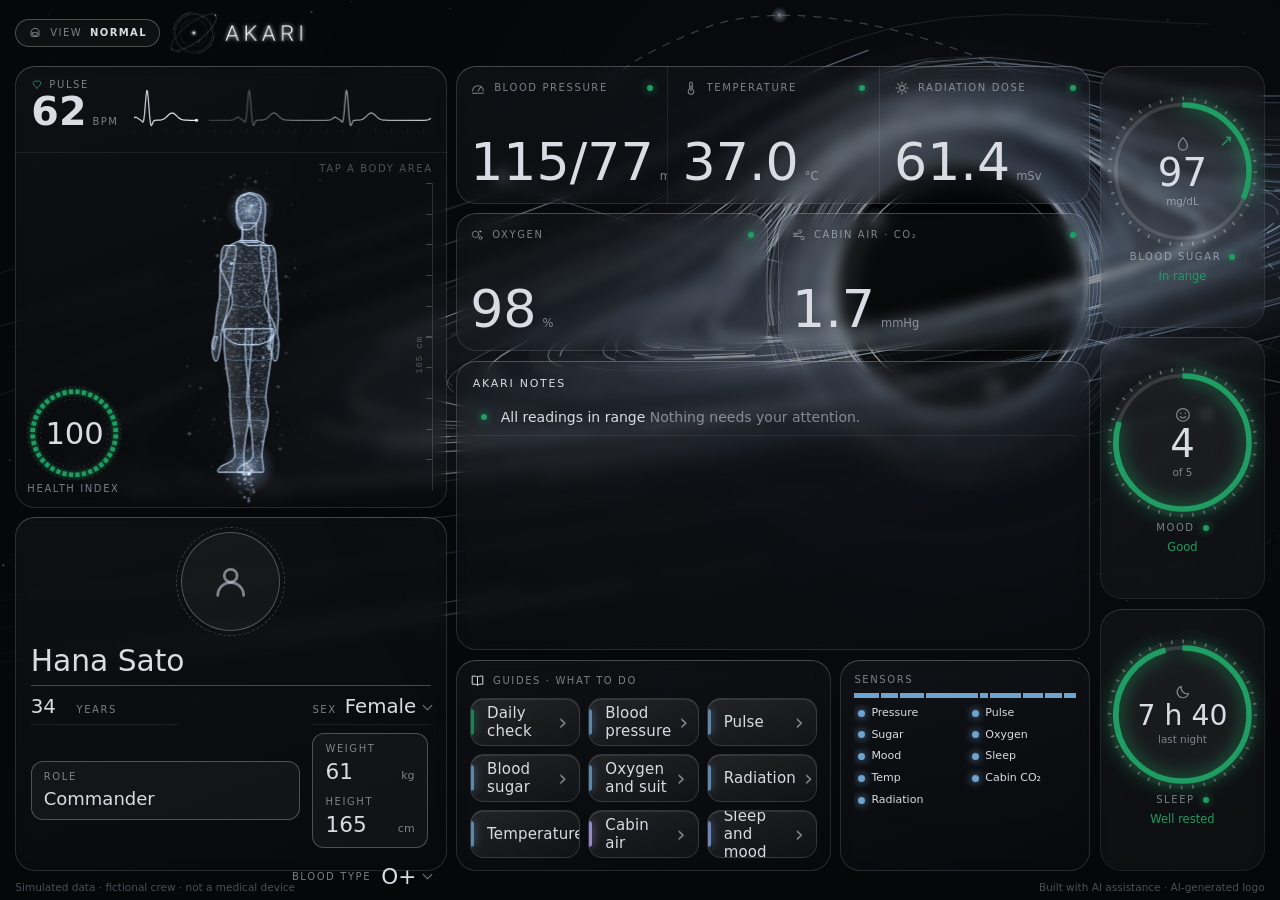
<file: index.html>
<!DOCTYPE html>
<html lang="en"><head><meta charset="utf-8"><meta name="viewport" content="width=device-width,initial-scale=1,viewport-fit=cover">
<title>Akari · Crew Health Monitor</title>
<meta name="description" content="Akari: crew health monitor concept for NASA Space Apps 2026, challenge 4. Akari does not diagnose.">
<meta name="ai-disclosure" content="The Akari logo was generated with AI. Interface code was written with AI assistance. Concept and decisions by team Akari-1.">
<link rel="stylesheet" href="css/akari.css">
</head><body>
<canvas id="space" aria-hidden="true"></canvas>
<svg width="0" height="0" style="position:absolute" aria-hidden="true"><defs>
<symbol id="i-heart" viewBox="0 0 24 24"><path d="M12 20s-7.5-4.6-7.5-10.2A4.3 4.3 0 0 1 12 7.3a4.3 4.3 0 0 1 7.5 2.5C19.5 15.4 12 20 12 20z"/></symbol>
<symbol id="i-o2" viewBox="0 0 24 24"><circle cx="9.5" cy="11" r="5.5"/><circle cx="18" cy="17" r="2.5"/><circle cx="17.5" cy="6" r="1.2"/></symbol>
<symbol id="i-temp" viewBox="0 0 24 24"><path d="M10 5a2 2 0 0 1 4 0v8.6a4.2 4.2 0 1 1-4 0z"/><path d="M12 9v7.5"/></symbol>
<symbol id="i-bp" viewBox="0 0 24 24"><path d="M4 16.5a8 8 0 1 1 16 0"/><path d="M12 16.5l4-6"/><path d="M4 20h16"/></symbol>
<symbol id="i-drop" viewBox="0 0 24 24"><path d="M12 3.5s6 6.3 6 10.7a6 6 0 0 1-12 0c0-4.4 6-10.7 6-10.7z"/></symbol>
<symbol id="i-moon" viewBox="0 0 24 24"><path d="M19.5 14.2A8 8 0 0 1 9.8 4.5a7.8 7.8 0 1 0 9.7 9.7z"/></symbol>
<symbol id="i-mood" viewBox="0 0 24 24"><circle cx="12" cy="12" r="8.5"/><path d="M8.5 14a4 4 0 0 0 7 0M9 9.5v.6M15 9.5v.6"/></symbol>
<symbol id="i-sun" viewBox="0 0 24 24"><circle cx="12" cy="12" r="3.6"/><path d="M12 3v2.8M12 18.2V21M3 12h2.8M18.2 12H21M5.6 5.6l2 2M16.4 16.4l2 2M5.6 18.4l2-2M16.4 7.6l2-2"/></symbol>
<symbol id="i-air" viewBox="0 0 24 24"><path d="M3 9h10.5a2.8 2.8 0 1 0-2.8-2.8M3 14.5h15a2.8 2.8 0 1 1-2.8 2.8M3 11.8h6"/></symbol>
<symbol id="i-user" viewBox="0 0 24 24"><circle cx="12" cy="8.5" r="3.7"/><path d="M4.5 20a7.5 7.5 0 0 1 15 0"/></symbol>
<symbol id="i-book" viewBox="0 0 24 24"><path d="M12 6.5C10 5 7 4.6 3.5 5v13c3.5-.4 6.5 0 8.5 1.5 2-1.5 5-1.9 8.5-1.5V5C17 4.6 14 5 12 6.5z"/><path d="M12 6.5v13"/></symbol>
<symbol id="i-plug" viewBox="0 0 24 24"><path d="M9 3v5M15 3v5M7 8h10v3a5 5 0 0 1-10 0zM12 16v5"/></symbol>
<symbol id="i-pulse" viewBox="0 0 24 24"><path d="M3 12h4l2-5 4 10 2-5h6"/></symbol>
</defs></svg>

<div class="app">
<header class="top">
 <div class="brand"><button type="button" class="vbtn" id="vbtn" aria-pressed="false" aria-label="Switch view between normal and helmet"><svg class="i" viewBox="0 0 24 24"><path d="M5 11a7 7 0 0 1 14 0v4a3 3 0 0 1-3 3H8a3 3 0 0 1-3-3z"/><path d="M7.5 11.5h9v3a1.5 1.5 0 0 1-1.5 1.5H9a1.5 1.5 0 0 1-1.5-1.5z"/></svg><span>View</span><b id="vname">Normal</b></button><img class="logo" alt="Akari" src="img/logo.png" onerror="this.outerHTML='<div class=sigla>AKARI</div>'"></div>
</header>

<main class="main">
 <section class="col c1">
  <article class="panel hud avatar" id="avatar" aria-label="Crew member status">
   <div class="pulse tap" id="pulse" data-ch="hr" data-st="off" role="button" tabindex="0" aria-label="Heart rate. Tap for details">
    <span class="lab"><svg class="i beat"><use href="#i-heart"/></svg>Pulse <span class="src" data-src></span></span>
    <span class="v"><b id="bpm">—</b><small>BPM</small></span>
    <canvas id="ecg" role="img" aria-label="Live pulse trace"></canvas>
    <span class="st" id="hrText"></span>
   </div>
   <div class="figbox" id="figbox">
    <canvas id="fig" role="img" aria-label="Body figure. Tap the head, chest or belly to see its readings. Areas that need attention light up."></canvas>
    <p class="say" id="say" aria-live="polite"></p>
    <span class="lab hint">Tap a body area</span>
    <div class="cota" aria-hidden="true"></div>
   </div>
   <div class="hi" id="hi" data-st="off">
    <div class="ring"><svg viewBox="0 0 100 100" id="hiRing" aria-hidden="true"></svg><b id="hiN">—</b></div>
    <span class="lab">Health index</span>
   </div>
  </article>

  <article class="panel prof" id="prof" aria-label="Crew profile">
   <label class="photo" id="photo" title="Change photo"><input type="file" accept="image/*" id="pPhoto" hidden><img id="pImg" alt="" hidden><svg class="i"><use href="#i-user"/></svg></label>
   <input class="f name" id="pName" placeholder="Name" maxlength="40" autocomplete="off" aria-label="Name">
   <label class="age"><input class="f" id="pAge" placeholder="Age" inputmode="numeric" maxlength="3" autocomplete="off"><span class="lab">years</span></label>
   <label class="sex"><span class="lab">Sex</span><select class="f" id="pS" aria-label="Sex"><option value="">—</option><option value="F">Female</option><option value="M">Male</option></select></label>
   <label class="box role"><span class="lab">Role</span><input class="f" id="pRole" maxlength="40" autocomplete="off"></label>
   <div class="box wh"><label><span class="lab">Weight</span><span class="u"><input class="f" id="pW" inputmode="decimal" maxlength="5" autocomplete="off"><small>kg</small></span></label><label><span class="lab">Height</span><span class="u"><input class="f" id="pH" inputmode="numeric" maxlength="3" autocomplete="off"><small>cm</small></span></label></div>
   <label class="box blood"><span class="lab">Blood type</span><select class="f" id="pB"><option value="">—</option><option>O+</option><option>O-</option><option>A+</option><option>A-</option><option>B+</option><option>B-</option><option>AB+</option><option>AB-</option></select></label>
  </article>
 </section>

 <section class="col c2">
  <article class="panel hud vit3" id="vit3" aria-label="Blood pressure, temperature and radiation"></article>
  <div class="duo" id="duo"></div>
  <article class="panel events" aria-label="Akari notes">
   <div class="ph"><span class="lab">Akari notes</span><span class="lab" id="evN" style="margin-left:auto"></span></div>
   <ul class="ev" id="ev" aria-live="polite"></ul>
  </article>
  <div class="bottom">
   <div class="stack">
    <article class="panel guides" aria-label="Guides">
     <div class="ph"><span class="ico"><svg class="i"><use href="#i-book"/></svg></span><span class="lab">Guides · what to do</span></div>
     <div class="gl" id="gl"></div>
    </article>
    <article class="panel sensors" aria-label="Sensors and confidence">
     <div class="ph"><span class="lab">Sensors</span><span class="conf">Confidence <b id="conf">—</b><span id="confN"></span></span></div>
     <div class="wbar" id="wbar" title="Each block is one sensor, sized by its weight in the Health Index"></div>
     <div class="chips" id="chips"></div>
    </article>
   </div>
  </div>
 </section>

 <section class="col c3" id="orbs" aria-label="Blood sugar, mood and sleep"></section>
</main>

<footer class="fine"><span>Simulated data · fictional crew · not a medical device</span><span>Built with AI assistance · AI-generated logo</span></footer>
</div>

<div id="visor" aria-hidden="true"><div class="moon"></div><div class="rim"></div>
<svg class="hud" viewBox="0 0 1000 1000" preserveAspectRatio="none">
 <path class="hl s" d="M25 300 V200 L60 140"/><path class="hl s" d="M25 700 V800 L60 860"/><path class="hl s" d="M975 300 V200 L940 140"/><path class="hl s" d="M975 700 V800 L940 860"/>
 <path class="hl" d="M150 90 H330 M670 90 H850 M150 910 H330 M670 910 H850"/><path class="hl t" d="M340 75 H660 M340 925 H660"/>
 <path class="hl t" d="M14 380 V620 M986 380 V620"/><path class="hl" d="M8 500 h14 M978 500 h14"/>
</svg>
<div class="rd r1" data-hud="hr">Pulse<b>—</b></div><div class="rd r2" data-hud="spo2">SpO₂<b>—</b></div>
<div class="rd r3" data-hud="temp">Temp<b>—</b></div><div class="rd r4" data-hud="air_co2">Cabin CO₂<b>—</b></div>
<div class="rd r5" data-hud="hi">Health index<b>—</b></div><div class="rd r6" id="hudClock">Suit link · nominal</div></div>
<div class="panel pop" id="pop" role="dialog" aria-label="About this reading" hidden></div>
<section class="panel dock" id="dock" role="dialog" aria-live="polite" hidden></section>
<button type="button" class="mini" id="mini" hidden></button>


<!-- classic scripts: the page opens by double click from file://, offline, no build step. No editing control lives here. -->
<script src="js/TelemetryStore.js"></script>
<script src="js/SensorAdapters.js"></script>
<script src="js/ClinicalEngine.js"></script>
<script src="js/profiles.js"></script>
<script src="js/donki-event.js"></script>
<script src="js/model.js"></script>
<script src="js/UIController.js"></script>
</body></html>
</file>
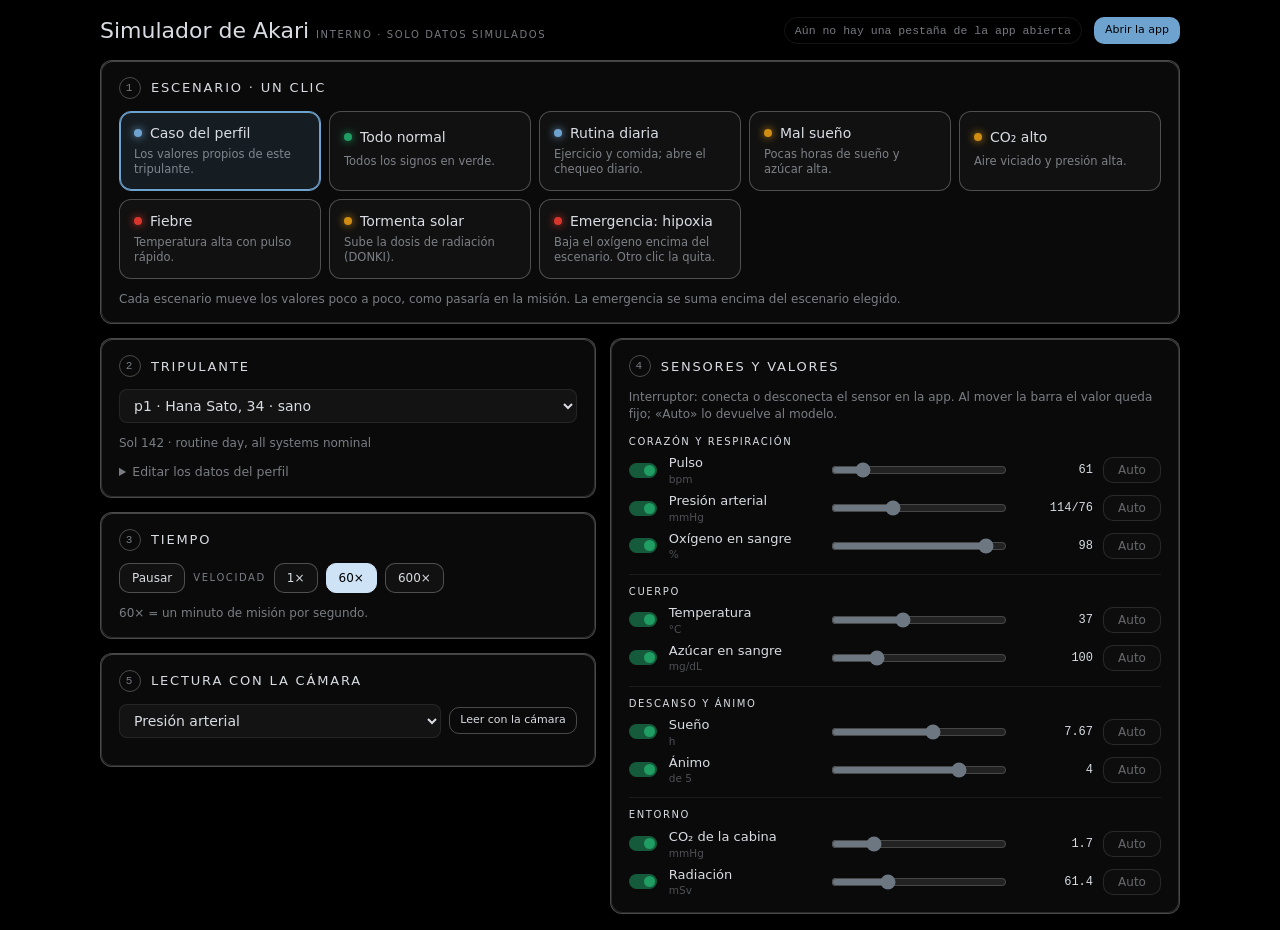
<file: simulador.html>
<!DOCTYPE html>
<html lang="es"><head><meta charset="utf-8"><meta name="viewport" content="width=device-width,initial-scale=1">
<meta name="robots" content="noindex,nofollow">
<title>Akari · simulador (interno)</title>
<link rel="stylesheet" href="css/akari.css">
<style>
body{overflow:auto;height:auto;padding:16px;background:#000}
.wrap{max-width:1080px;margin:0 auto;display:grid;gap:14px}
.hd{display:flex;align-items:center;gap:12px;flex-wrap:wrap}
h1{font-weight:300;font-size:22px;margin:0;flex:1}
h2{font-weight:500;font-size:13px;letter-spacing:.14em;text-transform:uppercase;color:var(--tx);margin:0;display:flex;align-items:center;gap:10px}
h2 .n{width:22px;height:22px;border-radius:50%;border:1px solid var(--line2);display:grid;place-items:center;font:500 11px var(--mono);color:var(--su)}
.box{padding:16px 18px;display:grid;gap:12px;align-content:start}
.cols{display:grid;grid-template-columns:minmax(0,1fr) minmax(0,1.15fr);gap:14px;align-items:start}
@media(max-width:860px){.cols{grid-template-columns:1fr}}
.note{font-size:12px;color:var(--su);margin:0;line-height:1.4}
#appState{font:11.5px var(--mono);color:var(--su);padding:6px 10px;border:1px solid var(--line);border-radius:999px}
#appState.ok{color:var(--nominal);border-color:color-mix(in srgb,var(--nominal) 50%,transparent)}
/* scenarios: one click each */
.sc{display:grid;grid-template-columns:repeat(auto-fill,minmax(180px,1fr));gap:8px}
.sc button{all:unset;box-sizing:border-box;cursor:pointer;display:grid;gap:4px;padding:12px 14px;border:1px solid var(--line2);border-radius:12px;background:rgba(255,255,255,.03);--k:var(--acc)}
.sc button b{font-weight:500;font-size:14px;color:var(--tx);display:flex;align-items:center;gap:8px}
.sc button b::before{content:"";width:8px;height:8px;border-radius:50%;background:var(--k);box-shadow:0 0 8px var(--k)}
.sc button small{font-size:11.5px;color:var(--su);line-height:1.35}
.sc button:hover,.sc button:focus-visible{background:rgba(255,255,255,.08)}
.sc button.on{border-color:var(--k);box-shadow:inset 0 0 0 1px var(--k);background:color-mix(in srgb,var(--k) 12%,transparent)}
.sc [data-k=ok]{--k:var(--nominal)}.sc [data-k=watch]{--k:var(--watch)}.sc [data-k=crit]{--k:var(--critical)}
/* time */
.row{display:flex;gap:8px;flex-wrap:wrap;align-items:center}
.b{font:12px var(--sans);color:var(--tx);background:rgba(255,255,255,.03);border:1px solid var(--line2);padding:7px 12px;border-radius:10px;cursor:pointer}
.b:hover{background:rgba(255,255,255,.09)}.b.on{color:#000;background:#cfe3f7;border-color:#cfe3f7}
/* vitals grouped */
.grp{display:grid;gap:6px;padding-top:10px;border-top:1px solid var(--b1)}
.grp:first-of-type{border-top:0;padding-top:0}
.grp>.lab{color:var(--tx)}
.r{display:grid;grid-template-columns:30px minmax(110px,150px) minmax(0,1fr) 78px 58px;gap:10px;align-items:center;font-size:13px}
.r .nm small{display:block;font-size:10.5px;color:var(--te)}
.r input[type=range]{width:100%;accent-color:#cfe3f7}.r[data-auto="1"] input[type=range]{opacity:.5}
.r output{font:12px var(--mono);text-align:right;color:var(--tx)}
.r .b{padding:5px 0;text-align:center}.r[data-auto="1"] .b{opacity:.45}
.sw{appearance:none;width:28px;height:15px;border-radius:8px;background:rgba(255,255,255,.18);position:relative;cursor:pointer;margin:0}
.sw::after{content:"";position:absolute;left:2px;top:2px;width:11px;height:11px;border-radius:50%;background:#888;transition:.2s}
.sw:checked{background:color-mix(in srgb,var(--nominal) 55%,transparent)}.sw:checked::after{left:15px;background:var(--nominal)}
@media(max-width:520px){.r{grid-template-columns:30px minmax(0,1fr) 70px 52px}.r input[type=range]{grid-column:1/-1;grid-row:2}}
/* profile */
.f{display:grid;grid-template-columns:repeat(3,minmax(0,1fr));gap:8px}.f label{display:grid;gap:3px}
input.t,select{width:100%;background:rgba(255,255,255,.04);border:1px solid var(--line);color:var(--tx);font:14px var(--sans);padding:7px 10px;border-radius:8px}
select option{background:#000}
details summary{cursor:pointer;font-size:12.5px;color:var(--su)}details[open] summary{margin-bottom:10px}
.cam video{width:100%;max-width:320px;aspect-ratio:4/3;background:#050608;object-fit:cover;border:1px solid var(--line)}
.cam{display:grid;gap:8px}
</style>
</head><body>
<div id="gate" hidden></div>
<div class="wrap" id="sim" hidden>
 <header class="hd"><h1>Simulador de Akari <span class="lab">interno · solo datos simulados</span></h1><span id="appState">Aún no hay una pestaña de la app abierta</span><button type="button" class="btn sm pri" id="openApp">Abrir la app</button></header>

 <section class="panel box">
  <h2><span class="n">1</span>Escenario · un clic</h2>
  <div class="sc" id="scen"></div>
  <p class="note">Cada escenario mueve los valores poco a poco, como pasaría en la misión. La emergencia se suma encima del escenario elegido.</p>
 </section>

 <div class="cols">
  <div style="display:grid;gap:14px">
   <section class="panel box">
    <h2><span class="n">2</span>Tripulante</h2>
    <select id="psel" aria-label="Perfil"></select>
    <p class="note" id="pstory"></p>
    <details><summary>Editar los datos del perfil</summary>
     <div class="f">
      <label><span class="lab">Nombre</span><input class="t" data-pf="name"></label><label><span class="lab">Edad</span><input class="t" data-pf="age" inputmode="numeric"></label><label><span class="lab">Puesto</span><input class="t" data-pf="role"></label>
      <label><span class="lab">Peso (kg)</span><input class="t" data-pf="weight" inputmode="decimal"></label><label><span class="lab">Altura (cm)</span><input class="t" data-pf="height" inputmode="numeric"></label><label><span class="lab">Sangre</span><input class="t" data-pf="blood"></label>
     </div>
     <label style="display:grid;gap:3px;margin-top:8px"><span class="lab">Condiciones (separadas por coma)</span><input class="t" data-pf="conds"></label>
     <label style="display:grid;gap:3px;margin-top:8px"><span class="lab">Descripción del caso</span><input class="t" data-pf="story"></label>
     <p class="note" style="margin-top:8px">Los cambios llegan al instante a la pestaña de la app.</p>
    </details>
   </section>
   <section class="panel box">
    <h2><span class="n">3</span>Tiempo</h2>
    <div class="row"><button type="button" class="b" id="pause">Pausar</button><span class="lab">Velocidad</span><span id="speed" class="row"></span></div>
    <p class="note">60× = un minuto de misión por segundo.</p>
   </section>
   <section class="panel box">
    <h2><span class="n">5</span>Lectura con la cámara</h2>
    <div class="row"><select id="camCh" style="flex:1" aria-label="Sensor"></select><button type="button" class="btn sm" id="camGo">Leer con la cámara</button></div>
    <div id="camHost" class="cam"></div>
   </section>
  </div>
  <section class="panel box">
   <h2><span class="n">4</span>Sensores y valores</h2>
   <p class="note">Interruptor: conecta o desconecta el sensor en la app. Al mover la barra el valor queda fijo; «Auto» lo devuelve al modelo.</p>
   <div id="rows" style="display:grid;gap:12px"></div>
  </section>
 </div>
</div>
<script src="js/profiles.js"></script>
<script src="js/model.js"></script>
<script src="js/OpticalScanner.js"></script>
<script src="js/simulator.js"></script>
</body></html>
</file>
<file: css/akari.css>
/* Akari · crew health monitor. Black glass with HUD framing (cut corners, hairline dimension marks, segmented rings).
   Traffic-light variables: --nominal, --watch, --critical. */
:root{
 --bg:#060709;
 --tx:#d9dce2;--su:rgba(210,216,226,.56);--te:rgba(200,206,218,.36);--acc:#6fa3cf;
 --nominal:#1f9d62;--watch:#cf8d14;--critical:#d8352d;--off:rgba(214,220,232,.38);
 --line:rgba(255,255,255,.08);--line2:rgba(255,255,255,.26);--b1:rgba(255,255,255,.07);
 --gap:clamp(7px,1.05vh,13px);--cut:12px;--c:var(--acc);
 --sans:-apple-system,BlinkMacSystemFont,"SF Pro Text",system-ui,"Segoe UI",Roboto,"Helvetica Neue",Arial,sans-serif;
 --mono:ui-monospace,"SF Mono",Menlo,Consolas,"Liberation Mono",monospace}
*{box-sizing:border-box}
html{background:var(--bg);height:100%}
body{margin:0;height:100%;overflow:hidden;color:var(--tx);font:400 14px/1.35 var(--sans);-webkit-font-smoothing:antialiased}
button,input{font:inherit;color:inherit}
:focus-visible{outline:1px solid #fff;outline-offset:2px}
[hidden]{display:none!important}
#space{position:fixed;inset:0;width:100%;height:100%;z-index:-1;opacity:.55}
svg.i{width:1em;height:1em;fill:none;stroke:currentColor;stroke-width:1.6;stroke-linecap:round;stroke-linejoin:round;flex:none}
.lab{font-size:10px;font-weight:500;letter-spacing:.16em;text-transform:uppercase;color:var(--su)}
.dot{width:6px;height:6px;border-radius:50%;background:var(--c);box-shadow:0 0 8px var(--c);flex:none}
[data-st=nominal]{--c:var(--nominal)}[data-st=watch]{--c:var(--watch)}[data-st=critical]{--c:var(--critical)}[data-st=off]{--c:var(--off)}[data-st=info]{--c:var(--acc)}
a{color:var(--acc);text-underline-offset:2px}
@keyframes in{from{opacity:0;transform:translateY(6px)}to{opacity:1;transform:none}}
@keyframes pulse{50%{opacity:.35}}
@keyframes spin{to{transform:rotate(360deg)}}
@keyframes flash{0%,100%{box-shadow:inset 0 0 0 1px var(--line)}40%{box-shadow:inset 0 0 0 1px #fff,inset 0 0 30px -10px var(--acc)}}

/* HUD panel: black glass clipped to a cut-corner octagon; frame and diagonal cuts drawn by pseudo-elements */
.panel{position:relative;border-radius:20px;background:linear-gradient(160deg,rgba(130,138,154,.07),rgba(80,88,104,.035));-webkit-backdrop-filter:blur(7px) saturate(1.1);backdrop-filter:blur(7px) saturate(1.1);transition:background .4s}
.panel::before{content:"";position:absolute;inset:0;border-radius:inherit;pointer-events:none;box-shadow:inset 0 0 0 1px var(--fr,rgba(255,255,255,.13)),inset 0 1px 0 rgba(255,255,255,.12);transition:box-shadow .5s}
.panel>*{position:relative}
.hud{--hc:rgba(143,196,240,.8)}
.ph{display:flex;align-items:center;gap:8px;min-width:0}
.ph .lab{white-space:nowrap;overflow:hidden;text-overflow:ellipsis}
.ph .src{margin-left:auto}
.src{font:500 9px/1 var(--mono);letter-spacing:.12em;color:var(--te);text-transform:uppercase;border:1px solid var(--b1);padding:3px 5px;white-space:nowrap}
.src[data-s=LIVE]{color:var(--nominal);border-color:color-mix(in srgb,var(--nominal) 40%,transparent)}
.src[data-s=SIMULATED]{color:var(--acc);border-color:color-mix(in srgb,var(--acc) 35%,transparent)}
.src[data-s=MANUAL]{color:#fff;border-color:var(--line2)}
.tap{cursor:pointer}
.tap:hover{background:rgba(255,255,255,.05)}
.flash{animation:flash 1.2s 2}
.ico{display:grid;place-items:center;color:var(--su);flex:none}
[data-st=watch] .ico,[data-st=critical] .ico{color:var(--c)}

/* frame */
.app{height:100vh;height:100dvh;display:grid;grid-template-rows:auto minmax(0,1fr) auto;gap:var(--gap);padding:var(--gap) clamp(10px,1.2vw,24px) calc(var(--gap)*.6)}
.top{display:flex;align-items:center;justify-content:space-between;gap:14px;min-height:40px}
.brand{position:relative;line-height:0}
.logo{height:clamp(38px,5.2vh,56px);display:block;margin-left:-4px}
.wm{position:absolute;left:41%;bottom:1px;font-size:7px;line-height:1;letter-spacing:.2em;text-transform:uppercase;color:rgba(232,236,244,.72);white-space:nowrap}
.sigla{font-weight:200;letter-spacing:.6em;font-size:22px;line-height:42px}
.fine{font-size:10.5px;color:var(--te);line-height:1.3;display:flex;gap:6px 16px;flex-wrap:wrap;justify-content:space-between}
.fine span+span{text-align:right}

/* three columns from the sketch: figure + profile | vitals, notes, guides | three dials */
.main{display:grid;grid-template-columns:minmax(0,34fr) minmax(0,50fr) minmax(118px,13fr);gap:var(--gap);min-height:0}
.col{min-height:0;display:grid;gap:var(--gap)}
.c1{grid-template-rows:minmax(0,1fr) minmax(0,.8fr)}
.c2{grid-template-rows:minmax(0,.62fr) minmax(0,.62fr) minmax(0,1.3fr) minmax(0,.95fr)}
.c3{grid-template-rows:repeat(3,minmax(0,1fr))}

/* figure panel */
.avatar{display:grid;grid-template-rows:auto minmax(0,1fr);min-height:0;--hc:var(--tone,var(--acc))}
.pulse{display:grid;grid-template-columns:auto minmax(0,1fr);grid-template-rows:auto auto;column-gap:16px;padding:12px 16px 4px;align-items:end;border-bottom:1px solid var(--b1)}
.pulse .lab{display:flex;align-items:center;gap:6px;grid-column:1}
.pulse .lab svg{font-size:12px;color:var(--c)}
.pulse .v{grid-column:1;display:flex;align-items:baseline;gap:6px;font-size:clamp(28px,4.4vh,48px);font-weight:200;line-height:1.05;font-variant-numeric:tabular-nums}
.pulse .v small{font-size:10px;font-weight:500;letter-spacing:.14em;color:var(--su)}
.pulse canvas{grid-column:2;grid-row:1/3;width:100%;min-width:0;height:clamp(34px,5.4vh,58px);display:block}
.pulse .st{grid-column:1/3;font-size:11.5px;color:var(--c);min-height:1.3em}
.pulse[data-st=off] .v b{color:var(--te)}
.figbox{position:relative;min-height:0}
.figbox canvas{position:absolute;inset:0;width:100%;height:100%;cursor:pointer;touch-action:pan-y}
.say{position:absolute;left:16px;top:8px;width:min(44%,240px);margin:0;font-size:12px;line-height:1.4;color:var(--su);pointer-events:none}
.figbox .hint{position:absolute;right:14px;top:9px;color:var(--te);pointer-events:none}
.cota{position:absolute;right:14px;top:30px;bottom:18px;width:9px;pointer-events:none;border-right:1px solid rgba(255,255,255,.14);
 background:repeating-linear-gradient(to bottom,rgba(255,255,255,.22) 0 1px,transparent 1px 10%) right/6px 100% no-repeat}
.cota::after{content:attr(data-h);position:absolute;right:12px;top:50%;transform:translateY(-50%) rotate(-90deg);transform-origin:right center;font:9px var(--mono);color:var(--te);letter-spacing:.1em;white-space:nowrap}
.hi{position:absolute;left:12px;bottom:12px;display:grid;justify-items:start;gap:2px;cursor:default}
.hi .ring{position:relative;width:clamp(72px,10.5vh,118px);aspect-ratio:1}
.hi .ring svg{position:absolute;inset:0;width:100%;height:100%}
.hi .ring b{position:absolute;inset:0;display:grid;place-items:center;font-size:clamp(22px,3.4vh,38px);font-weight:200;font-variant-numeric:tabular-nums}
.hi .ring .seg{stroke:rgba(255,255,255,.12);stroke-width:5;fill:none;transition:stroke .5s}
.hi .ring .seg.on{stroke:var(--c);filter:drop-shadow(0 0 2px var(--c))}
.hi .ring .tk{stroke:rgba(255,255,255,.28);stroke-width:.6;fill:none;stroke-dasharray:1 3}
.hi .t{font-size:clamp(12px,1.6vh,15px);font-weight:500;color:var(--c);max-width:22ch;line-height:1.25}
.hi small{font-size:11px;color:var(--su);font-variant-numeric:tabular-nums}

/* profile (sketch): photo centred, name, age, role box, weight and height box, blood type in the corner. The only editable block */
.prof{padding:clamp(10px,1.6vh,18px) clamp(12px,1.2vw,20px);display:grid;min-height:0;gap:clamp(5px,.9vh,10px) 12px;grid-template-columns:minmax(0,1fr) auto;grid-template-rows:auto auto auto auto auto;
 grid-template-areas:"photo photo" "name name" "age sex" "role wh" "blood blood";align-content:space-between;justify-items:stretch}
.photo{grid-area:photo;justify-self:center;width:clamp(56px,11vh,112px);aspect-ratio:1;border-radius:50%;display:grid;place-items:center;font-size:clamp(26px,4.6vh,48px);border:1px solid var(--line2);position:relative;color:var(--su);cursor:pointer;overflow:visible;background:rgba(255,255,255,.04)}
.photo::after{content:"";position:absolute;inset:-6px;border-radius:50%;border:1px dashed rgba(255,255,255,.18);pointer-events:none}
.photo img{position:absolute;inset:0;width:100%;height:100%;border-radius:50%;object-fit:cover}
.photo:hover{background:rgba(255,255,255,.09)}
.f{font:inherit;color:var(--tx);background:none;border:0;outline:0;min-width:0;width:100%;padding:0;border-radius:0;-webkit-appearance:none;appearance:none}
.f::placeholder{color:var(--te)}
.name{grid-area:name;font-size:clamp(20px,3.3vh,30px);font-weight:400;padding:2px 0 4px;border-bottom:1px solid var(--line2);text-align:left}
.age{grid-area:age;display:flex;align-items:baseline;gap:8px;width:min(55%,200px);border-bottom:1px solid var(--line);padding-bottom:3px}
.age .f{font-size:clamp(15px,2.2vh,20px);width:3ch;flex:none;font-variant-numeric:tabular-nums}
.sex{grid-area:sex;justify-self:end;display:flex;align-items:baseline;gap:8px;border-bottom:1px solid var(--line);padding-bottom:3px}
.sex .f{width:auto;font-size:clamp(15px,2.2vh,20px);cursor:pointer}.sex option{background:#1d2128;color:#fff}
.box{border:1px solid var(--line2);border-radius:12px;background:rgba(255,255,255,.04);padding:8px 12px;display:grid;gap:3px;align-content:center;min-width:0}
.box .f{font-size:clamp(14px,2vh,18px)}
.role{grid-area:role;align-self:center}
.wh{grid-area:wh;align-self:start;grid-auto-flow:row;gap:8px;width:clamp(96px,9vw,128px);align-content:space-evenly}
.wh label{display:grid;gap:2px}
.wh .u{display:flex;align-items:baseline;gap:5px}.wh .f{font-size:clamp(16px,2.4vh,22px);font-variant-numeric:tabular-nums}.wh small{font-size:11px;color:var(--su)}
.blood{grid-area:blood;justify-self:end;margin-top:6px;display:flex;align-items:center;gap:10px;padding:6px 14px}
.blood .f{width:auto;font-size:clamp(16px,2.4vh,22px);font-weight:500;cursor:pointer}
.blood select option{background:#1d2128;color:#fff}
.f:focus-visible,select.f:focus-visible{outline:0}.box:focus-within,.name:focus-within,.age:focus-within{border-color:rgba(255,255,255,.6)}
.name:focus{border-bottom-color:rgba(255,255,255,.7)}

/* buttons */
.btn{font-size:12px;font-weight:500;padding:7px 14px;border:1px solid var(--line2);background:none;color:var(--tx);cursor:pointer;white-space:nowrap;
 border-radius:10px;transition:background .2s,border-color .2s}
.btn:hover{background:rgba(255,255,255,.09)}
.btn.pri{background:var(--c,#fff);border-color:transparent;color:#000}.btn.pri:hover{filter:brightness(1.12)}
.btn.sm{font-size:11px;padding:5px 10px}
.btn svg{vertical-align:-2px;margin-right:5px}
.x{width:28px;height:28px;display:grid;place-items:center;border:1px solid var(--line);background:none;cursor:pointer;color:var(--su);font-size:14px;flex:none}
.x:hover{color:#fff;border-color:var(--line2)}

/* three vitals in one wide card */
.vit3{display:grid;grid-template-columns:repeat(3,minmax(0,1fr));min-height:0}
.m{min-width:0;min-height:0;padding:clamp(10px,1.6vh,18px) clamp(12px,1.1vw,20px);display:flex;flex-direction:column;justify-content:space-between;gap:3px;overflow:hidden;transition:background .3s}
.m+.m{border-left:1px solid rgba(255,255,255,.08)}
.ph .dot{margin-left:auto}
.m .ico{font-size:16px}
.big{margin-top:2px;display:flex;align-items:baseline;gap:6px;white-space:nowrap;min-width:0}
.big b{font-size:clamp(28px,5.8vh,64px);font-weight:200;line-height:1.05;font-variant-numeric:tabular-nums}
.big small{font-size:11.5px;color:var(--su)}
.big .tr{font-size:clamp(18px,2.8vh,30px);font-weight:300;color:var(--c)}
.plain{margin:0;font-size:12.5px;line-height:1.25;color:var(--c);min-height:1.25em;transition:color .5s}
.sub{font:10.5px/1.3 var(--mono);color:var(--te);letter-spacing:.04em;white-space:nowrap;overflow:hidden;text-overflow:ellipsis}
[data-st=critical] .big b{color:var(--c)}
[data-st=off] .big b{color:var(--te);font-size:clamp(20px,3.2vh,34px)}
[data-st=off] .plain{color:var(--su)}
/* range bar with dimension ticks: grey track, nominal band, marker */
.rb{position:relative;height:9px;margin-top:6px;flex:none;background:repeating-linear-gradient(90deg,rgba(255,255,255,.22) 0 1px,transparent 1px 10%) bottom/100% 4px no-repeat}
.rb::before{content:"";position:absolute;left:0;right:0;top:2px;height:2px;background:rgba(255,255,255,.1)}
.rb .band{position:absolute;top:1px;height:4px;background:color-mix(in srgb,var(--nominal) 55%,transparent)}
.rb .mk{position:absolute;top:-2px;width:3px;height:10px;margin-left:-1px;background:var(--c);box-shadow:0 0 6px var(--c);transition:left .8s cubic-bezier(.2,.7,.2,1)}
[data-st=off] .rb .mk{display:none}

/* oxygen and cabin air squares */
.duo{display:grid;grid-template-columns:1fr 1fr;gap:var(--gap);min-height:0}
.sq{display:flex;flex-direction:column;justify-content:space-between;gap:3px;min-height:0;padding:clamp(10px,1.6vh,18px) clamp(12px,1.1vw,20px);overflow:hidden}
.spark.fl2{flex:1 1 0;min-height:10px;width:100%;margin-top:4px;opacity:.5;pointer-events:none}
.spark polyline{fill:none;stroke:rgba(236,242,250,.8);stroke-width:1.2;vector-effect:non-scaling-stroke}
[data-st=watch] .spark polyline,[data-st=critical] .spark polyline{stroke:var(--c)}
.sq .spark{position:absolute;left:clamp(10px,1vw,18px);right:clamp(10px,1vw,18px);bottom:44px;width:auto;height:16%;opacity:.35;pointer-events:none}
@media(max-height:900px){.sq .spark{display:none}}
.sq .rb{margin-top:auto}
.rs{display:flex;justify-content:space-between;font:9px var(--mono);color:var(--te);margin-top:1px}
.sq[data-st=watch] .spark polyline,.sq[data-st=critical] .spark polyline{stroke:var(--c)}
.m[data-st=watch],.m[data-st=critical]{background:color-mix(in srgb,var(--c) 8%,transparent)}
.sq[data-st=watch],.sq[data-st=critical],.vit3:has([data-st=critical]){--fr:color-mix(in srgb,var(--c) 55%,transparent)}
.vit3:has([data-st=critical]){--c:var(--critical)}

/* notes */
.events{display:grid;grid-template-rows:auto minmax(0,1fr);padding:clamp(12px,1.8vh,20px) clamp(14px,1.3vw,22px);gap:8px;min-height:0}
.events .ph .lab{font-size:11px;color:var(--tx)}
.ev{list-style:none;margin:0;padding:0;overflow-y:auto;scrollbar-width:thin;scrollbar-color:rgba(255,255,255,.2) transparent;display:grid;align-content:start;gap:1px}
.ev li{display:grid;grid-template-columns:8px minmax(0,1fr) auto;gap:12px;align-items:center;padding:8px 8px;border-bottom:1px solid var(--b1);font-size:14px}
.ev li.a{cursor:pointer}.ev li.a:hover{background:rgba(255,255,255,.05)}
.ev li .dot{width:6px;height:6px}
.ev li b{font-weight:500}
.ev li span{color:var(--su)}
.ev li.log{font-size:12.5px;color:var(--su)}.ev li.log .dot{background:none;box-shadow:none;border:1px solid var(--te)}
.ev li time{font:10px var(--mono);color:var(--te)}
.ev li .go{color:var(--c);font-size:11px;white-space:nowrap}

/* bottom row: guides (large) | sensors */
.bottom{display:grid;grid-template-columns:minmax(0,1.5fr) minmax(0,1fr);gap:var(--gap);min-height:0}
.stack{display:contents}
.guides{padding:clamp(10px,1.5vh,16px) 14px;display:grid;grid-template-rows:auto minmax(0,1fr);gap:10px;min-height:0}
.guides .ph .ico{font-size:15px;color:var(--tx)}
.gl{display:grid;grid-template-columns:repeat(3,minmax(0,1fr));grid-auto-rows:minmax(0,1fr);gap:8px;min-height:0}
.gl button{--g:var(--acc);position:relative;display:flex;align-items:center;justify-content:space-between;gap:8px;font:500 clamp(12.5px,1.7vh,15px)/1.2 var(--sans);letter-spacing:.01em;text-align:left;padding:8px 12px 8px 16px;border:1px solid rgba(255,255,255,.12);border-radius:14px;background:linear-gradient(160deg,rgba(255,255,255,.09),rgba(255,255,255,.03));box-shadow:inset 0 1px 0 rgba(255,255,255,.1);cursor:pointer;overflow:hidden;color:var(--tx);transition:background .25s,border-color .25s,transform .2s,box-shadow .25s}
.gl button::before{content:"";position:absolute;left:0;top:22%;bottom:22%;width:3px;border-radius:0 3px 3px 0;background:var(--g);box-shadow:0 0 10px var(--g);opacity:.8}
.gl button::after{content:"\203A";flex:none;font-size:1.5em;line-height:1;color:var(--su);transition:transform .2s,color .2s}
.gl button[data-guide=daily]{--g:var(--nominal)}.gl button[data-guide=mask]{--g:#8fc4f0}.gl button[data-guide=storm]{--g:var(--watch)}
.gl button[data-guide=fever]{--g:var(--critical)}.gl button[data-guide=air]{--g:#b9a6f5}.gl button[data-guide=sleep]{--g:#7fa3e8}
.gl button:hover{background:linear-gradient(160deg,color-mix(in srgb,var(--g) 22%,transparent),rgba(255,255,255,.05));border-color:color-mix(in srgb,var(--g) 55%,transparent);box-shadow:inset 0 1px 0 rgba(255,255,255,.14),0 0 18px color-mix(in srgb,var(--g) 18%,transparent)}
.gl button:hover::after{transform:translateX(3px);color:var(--tx)}
.gl button:active{transform:scale(.98)}
.gl button:focus-visible{outline:2px solid var(--g);outline-offset:2px}
.sensors{padding:clamp(10px,1.5vh,16px) 14px;display:grid;grid-template-rows:auto auto minmax(0,1fr);gap:6px;min-height:0}
.conf{display:flex;align-items:baseline;gap:8px;margin-left:auto;font-size:11px;color:var(--su);white-space:nowrap}
.conf b{font-size:15px;font-weight:500;color:var(--tx);font-variant-numeric:tabular-nums}
.wbar{display:flex;gap:2px;height:5px}
.wbar i{height:100%;background:rgba(255,255,255,.1);transition:background .4s}
.wbar i.on{background:var(--acc)}
.chips{display:grid;grid-template-columns:repeat(2,minmax(0,1fr));gap:3px 6px;align-content:start;min-height:0;overflow:hidden}
.chip{display:flex;align-items:center;gap:6px;font-size:11px;padding:2px 4px;border:0;background:none;cursor:pointer;text-align:left;min-width:0;color:var(--tx)}
.chip:hover{background:rgba(255,255,255,.06)}
.chip .dot{width:7px;height:7px}
.chip[data-s=DISCONNECTED] .dot{background:none;box-shadow:none;border:1px solid var(--off)}
.chip[data-s=DISCONNECTED]{color:var(--te)}
.chip[data-s=SIMULATED] .dot{--c:var(--acc)}.chip[data-s=LIVE] .dot{--c:var(--nominal)}.chip[data-s=MANUAL] .dot{--c:#fff}
.chip span{white-space:nowrap;overflow:hidden;text-overflow:ellipsis}
.chip em{margin-left:auto;font:normal 9px var(--mono);color:var(--te);letter-spacing:.08em}

/* dials: blood sugar, mood, sleep */
.orb{container-type:size;min-height:0;display:flex;flex-direction:column;align-items:center;justify-content:center;gap:5px;text-align:center;cursor:pointer;border-radius:22px;padding:10px 8px;background:rgba(255,255,255,.035);-webkit-backdrop-filter:blur(5px);backdrop-filter:blur(5px);box-shadow:inset 0 0 0 1px rgba(255,255,255,.08),inset 0 1px 0 rgba(255,255,255,.08)}
.orb:hover{background:rgba(255,255,255,.06)}

.disc{position:relative;flex:none;width:min(100cqw,calc(100cqh - 62px));aspect-ratio:1;border-radius:50%;container-type:inline-size;display:grid;place-items:center;align-content:center;gap:1cqw;
 background:rgba(255,255,255,.04);transition:box-shadow .5s,background .3s}
.disc svg.rg{position:absolute;inset:0;width:100%;height:100%;transform:rotate(-90deg);overflow:visible}
.disc circle{fill:none}
.disc .tk{stroke:rgba(255,255,255,.3);stroke-width:1.6;stroke-dasharray:.35 2.15;transform-origin:center;animation:spin 90s linear infinite}
.disc .tr{stroke:rgba(255,255,255,.12);stroke-width:1.6}
.disc .fl{stroke:var(--c);stroke-width:2.4;stroke-linecap:butt;stroke-dasharray:100 100;stroke-dashoffset:100;filter:drop-shadow(0 0 4px var(--c));transition:stroke-dashoffset 1.2s cubic-bezier(.2,.7,.2,1),stroke .5s}
.disc .ico{font-size:max(13px,12cqw);line-height:0}
.disc b{font-size:26cqw;font-weight:200;line-height:1;font-variant-numeric:tabular-nums;white-space:nowrap}
.orb[data-k=sleep] .disc b{font-size:19cqw}
.disc small{font-size:max(9px,7cqw);color:var(--su)}
.disc .trend{position:absolute;right:16%;top:22%;font-size:max(12px,11cqw);color:var(--c)}
.orb .ph{justify-content:center}
.orb .plain{font-size:11.5px;max-width:20ch;min-height:2.5em}
.orb[data-st=watch] .disc,.orb[data-st=critical] .disc{box-shadow:inset 0 0 34px -12px var(--c),0 0 26px -12px var(--c)}
.orb[data-st=critical] .disc b{color:var(--c)}
.orb[data-st=off] .disc b{font-size:12cqw;color:var(--te)}
@container (max-height:178px){.orb .plain{display:none}.disc{width:min(100cqw,calc(100cqh - 22px))}}

/* small entry popover */
.pop{position:fixed;z-index:30;width:min(360px,calc(100vw - 20px));padding:12px 14px;display:grid;grid-template-columns:minmax(0,1fr);gap:10px;background:rgba(40,45,55,.82);--hc:var(--acc);animation:in .2s both}
.pop h3{margin:0;font-size:14px;font-weight:500;flex:1}
.pop .row{display:flex;gap:8px;align-items:center;flex-wrap:wrap}
.pop label{display:grid;gap:4px;flex:1;min-width:110px}
.pop input[type=number]{width:100%;background:rgba(255,255,255,.04);border:1px solid var(--line);color:var(--tx);font-size:16px;padding:7px 10px;outline:0}
.pop input[type=number]:focus{border-color:rgba(255,255,255,.6)}
.pop input[type=range]{width:100%;accent-color:#cfe3f7}
.pop .note{font-size:11px;color:var(--te);margin:0}
.pop .cam{display:grid;gap:8px}
.pop video{width:100%;aspect-ratio:4/3;background:#050608;object-fit:cover;border:1px solid var(--line)}
.pop .camv{position:relative}
.pop .camv::after{content:"";position:absolute;left:0;right:0;height:2px;top:10%;background:var(--acc);box-shadow:0 0 10px var(--acc);animation:scan 1.6s ease-in-out infinite alternate}
@keyframes scan{to{top:88%}}
.pop .moods{display:flex;gap:6px}.pop .moods button{width:40px;height:40px;padding:0}

/* compact guided panel: anchored bottom right (top centre for an emergency); the dashboard stays live behind it */
.dock{position:fixed;z-index:25;right:clamp(10px,1.2vw,24px);bottom:clamp(30px,4vh,48px);width:min(400px,calc(100vw - 20px));max-height:min(70vh,560px);
 display:grid;grid-template-columns:minmax(0,1fr);grid-template-rows:auto minmax(0,1fr) auto;gap:10px;padding:12px 14px;background:rgba(36,40,50,.86);--hc:var(--c);--fr:color-mix(in srgb,var(--c) 70%,transparent);animation:in .3s both}
.dock.em{animation:none}
.dock header{display:flex;align-items:center;gap:8px}
.dock header .lab{color:var(--c);flex:1;min-width:0;white-space:nowrap;overflow:hidden;text-overflow:ellipsis}
.dock .dv{display:flex;gap:12px;font-size:11px;color:var(--su);white-space:nowrap}.dock .dv b{color:var(--critical);font-size:14px;font-weight:500;font-variant-numeric:tabular-nums}
.dock .body{overflow-y:auto;min-height:0;display:grid;gap:8px;align-content:start}
.dock h2{margin:0;font-size:19px;font-weight:400;line-height:1.2}
.dock .body>p{margin:0;color:var(--su);font-size:13.5px;line-height:1.45}
.dock .why{font-size:11.5px;color:var(--te)}
.dock .done{font-size:11.5px;color:var(--nominal)}
.dock footer{display:flex;align-items:center;gap:10px;padding-top:8px;border-top:1px solid var(--b1)}
.dock .prog{display:flex;gap:4px;flex:1}.dock .prog i{height:2px;flex:1;background:rgba(255,255,255,.14)}.dock .prog i.on{background:var(--c);box-shadow:0 0 6px var(--c)}
.dock .acts{display:flex;gap:6px}
.steps{list-style:none;padding:0;margin:0;display:grid;gap:6px;font-size:13px;color:var(--su)}
.steps li{display:flex;gap:9px;align-items:center}.steps li::before{content:"";width:9px;height:9px;border:1px solid var(--line2);transform:rotate(45deg);flex:none}
.stats{display:flex;flex-wrap:wrap;gap:6px}
.stat{flex:1 1 90px;padding:7px 10px;border:1px solid var(--line);display:grid;gap:2px}
.stat b{font-size:20px;font-weight:300;font-variant-numeric:tabular-nums}.stat b small{font-size:11px;color:var(--su);margin-left:4px}
.stat em{font-style:normal;font-size:11.5px;color:var(--c)}
.mini{position:fixed;z-index:25;right:clamp(10px,1.2vw,24px);bottom:clamp(30px,4vh,48px);display:flex;align-items:center;gap:8px;padding:8px 14px;border:1px solid color-mix(in srgb,var(--c) 70%,transparent);background:rgba(5,6,9,.92);color:var(--tx);font-size:12px;cursor:pointer;
 clip-path:polygon(8px 0,100% 0,100% calc(100% - 8px),calc(100% - 8px) 100%,0 100%,0 8px)}

.mini .dot{animation:pulse 1.2s infinite}

/* emergency: no veil. Red figure, red trace, lit zone and a thin pulsing frame on the screen edge */
body.crit::after{content:"";position:fixed;inset:0;pointer-events:none;z-index:45;border:3px solid rgba(232,52,44,.9);box-shadow:inset 0 0 38px rgba(232,52,44,.45);animation:redblink 1s steps(2,jump-none) infinite,pulse 1s infinite}

/* profile editor */
.veil{position:fixed;inset:0;z-index:40;display:grid;place-items:center;padding:16px;background:rgba(0,0,0,.55);overflow:auto;animation:in .25s both}
.modal{width:min(560px,100%);padding:18px 20px;background:rgba(6,7,9,.95)}
.mhead{display:flex;justify-content:space-between;align-items:center;gap:12px}
.mhead h2{margin:0;font-size:17px;font-weight:500}
.fields{display:grid;grid-template-columns:repeat(auto-fit,minmax(140px,1fr));gap:10px;margin:14px 0}
.fields label{display:grid;gap:4px}
.modal input,.modal textarea{width:100%;background:rgba(255,255,255,.04);border:1px solid var(--line);color:var(--tx);font:400 16px var(--sans);padding:8px 11px;outline:0;resize:none}
.modal input:focus,.modal textarea:focus{border-color:rgba(255,255,255,.6)}
.modal .tags{display:flex;flex-wrap:wrap;gap:6px;margin:6px 0 12px}
.mfoot{display:flex;justify-content:space-between;align-items:center;gap:12px;flex-wrap:wrap;margin-top:14px}
.mfoot span{font-size:11.5px;color:var(--te)}

@media(max-height:820px) and (min-width:821px){
 .plain{font-size:11.5px}.sub{display:none}.say{display:none}
 .prof{padding:9px 12px;gap:4px 12px}.pextra .tg{padding:2px 8px}
 .guides{gap:5px;padding:7px 10px}.gl button{padding:3px 7px}
 .sensors{padding:7px 10px;gap:4px}.chip{padding:1px 3px}
}
@media(max-width:1180px) and (min-width:821px){.pill.opt{display:none}.gl{grid-template-columns:repeat(2,minmax(0,1fr))}.kv{grid-template-columns:repeat(2,minmax(0,1fr))}}

/* narrow layout (v3 distribution): figure panel with pulse on top, profile, three dials, data cubes in two columns, drawers below */
@media(max-width:820px){
 html,body{height:auto}body{overflow:auto}
 .app{height:auto;min-height:100dvh;display:block;padding-bottom:calc(16px + env(safe-area-inset-bottom))}
 .top{margin-bottom:var(--gap)}
 .main{display:flex;flex-direction:column;gap:var(--gap)}
 .c1,.c2,.bottom,.stack{display:contents}
 .avatar{order:1;height:min(88vw,380px);min-height:300px}
 .pulse{padding:10px 14px 4px}.pulse canvas{height:46px}
 .figbox .hint,.cota{display:none}.say{width:56%;font-size:12px}
 .hi{left:12px;bottom:12px}.hi .ring{width:clamp(104px,31vw,140px)}.hi .ring b{font-size:clamp(38px,12vw,52px)}.hi .lab{font-size:11px}
 .prof{order:2;min-height:auto;grid-template-columns:minmax(0,1fr) auto;grid-template-rows:auto auto auto auto auto}.photo{width:96px;font-size:40px}.name{font-size:24px}.wh{width:112px}
 .c3{order:3;display:grid;grid-template-columns:repeat(3,minmax(0,1fr));grid-template-rows:none;gap:var(--gap)}
 .orb{container-type:inline-size;justify-content:flex-start}.disc{width:min(100cqw,124px)}.orb .plain{display:block;min-height:0}
 .vit3,.duo{display:contents}
 .main{display:grid;grid-template-columns:1fr 1fr}
 .main>*,.c1>*,.c2>*,.bottom>*,.stack>*{grid-column:1/3}
 .m,.sq{grid-column:auto!important;min-height:96px;padding:12px 14px;border-radius:20px;background:linear-gradient(160deg,rgba(120,128,142,.5),rgba(80,86,98,.42));box-shadow:inset 0 0 0 1px rgba(255,255,255,.13)}
 .vit3>.m:nth-child(1){order:4}.vit3>.m:nth-child(2){order:4}.vit3>.m:nth-child(3){order:5}.duo>.sq:nth-child(1){order:5}.duo>.sq:nth-child(2){order:6;grid-column:1/3!important}
 .m+.m{border-left:0}
 .gl{grid-auto-rows:auto}
 .ph .lab{white-space:normal;overflow:visible;line-height:1.25}
 .m .src,.sq .src,.cnd{display:none}
 .big b{font-size:clamp(28px,9vw,40px)}
 .events{order:7}.guides{order:8}.sensors{order:9}
 .fold{padding:12px 14px}.fold .chev{display:block;margin-left:auto;color:var(--su);font-size:16px;transition:transform .2s}
 .fold>.ph{cursor:pointer;min-height:24px}
 .fold:not(.open)>:not(.ph){display:none}.fold:not(.open){display:block}
 .sub,.sq .spark{display:none}.fold.open .chev{transform:rotate(90deg)}
 .events.open{max-height:none}.events .ev{overflow:visible}
 .fine{margin-top:var(--gap)}.fold .conf+.chev{margin-left:8px}
 .panel,.orb{-webkit-backdrop-filter:none;backdrop-filter:none}.panel{background:linear-gradient(160deg,rgba(36,40,48,.6),rgba(22,25,31,.58))}.orb{background:rgba(110,118,132,.28)}
 .dock,.pop{background:#111318}
 .dock,.dock.em{left:0;right:0;bottom:0;top:auto;transform:none;width:100%;max-height:40vh;padding-bottom:calc(12px + env(safe-area-inset-bottom));clip-path:none;border-top:1px solid color-mix(in srgb,var(--c) 70%,transparent)}
 .dock h2{font-size:17px}
 .mini,.mini.em{right:10px;left:auto;top:auto;bottom:calc(12px + env(safe-area-inset-bottom));transform:none}
 .pop{left:0!important;right:0;top:auto!important;bottom:0;width:100%;clip-path:none;padding-bottom:calc(14px + env(safe-area-inset-bottom))}
}
@media(max-width:520px){.kv{grid-template-columns:repeat(2,minmax(0,1fr))}.gl{grid-template-columns:repeat(2,minmax(0,1fr))}.meta{gap:10px}.m .plain,.sq .plain{font-size:11.5px}}

/* v5: condition marker, story line, read-only info popover */
.cnd{font:500 9px/1 var(--mono);color:var(--acc);flex:none;white-space:nowrap;overflow:hidden;text-overflow:ellipsis;min-width:0}
.cnd:empty{display:none}
.cond{--fr:color-mix(in srgb,var(--acc) 45%,transparent)}
.m.cond{box-shadow:inset 0 2px 0 color-mix(in srgb,var(--acc) 70%,transparent)}
.orb.cond .disc{outline:1px dashed color-mix(in srgb,var(--acc) 55%,transparent);outline-offset:4px}
.story{grid-column:1/4;margin:0;font-size:12px;color:var(--acc);letter-spacing:.02em}
.pop .now{display:flex;align-items:baseline;gap:6px}.pop .now b{font-size:30px;font-weight:200;font-variant-numeric:tabular-nums;color:var(--c)}.pop .now small{font-size:11px;color:var(--su)}
.pop dl{margin:0;display:grid;gap:3px}.pop dt{margin-top:6px}.pop dd{margin:0;font-size:13px;line-height:1.4;color:var(--tx)}.pop dd.todo{color:var(--c)}
@media(min-width:821px){.dock{bottom:auto}.fold .chev{display:none}}
@media (max-width:820px){.hole{height:auto!important}}

.src:empty,.src[data-s=SIMULATED]{display:none}

/* history chart inside the info popover */
.hist{margin:0;position:relative;display:grid;gap:4px;padding-left:0}
.hist svg{width:100%;height:92px;display:block;border-radius:10px;background:rgba(255,255,255,.04)}
.hist .l1{fill:none;stroke:var(--c);stroke-width:1.6;vector-effect:non-scaling-stroke;stroke-linejoin:round}
.hist .l2{fill:none;stroke:rgba(236,242,250,.5);stroke-width:1.2;vector-effect:non-scaling-stroke;stroke-linejoin:round}
.hist .bd{fill:color-mix(in srgb,var(--nominal) 16%,transparent)}
.hist .gl{stroke:rgba(255,255,255,.14);stroke-width:1;vector-effect:non-scaling-stroke}
.hist .ax{position:absolute;left:5px;font:9px var(--mono);color:var(--te)}.hist .ax.t{top:4px}.hist .ax.b{top:76px}
.hist figcaption{margin-top:2px}
@media(max-height:820px) and (min-width:821px){
 .c1{grid-template-rows:minmax(0,.85fr) minmax(0,1fr)}
 .prof{padding:9px 14px;gap:4px 10px}.photo{width:clamp(48px,9vh,70px);font-size:26px}
 .name{font-size:20px;padding:0 0 2px}.age .f{font-size:15px}
 .box{padding:5px 10px}.wh{gap:4px;width:104px}.wh .f{font-size:16px}.blood{padding:4px 12px}.blood .f{font-size:16px}
}
.conf{display:none!important}
.opts{display:grid;grid-template-columns:repeat(2,minmax(0,1fr));gap:6px;margin-top:8px}
.opts .btn{white-space:normal;text-align:left;line-height:1.25}
@media(max-width:520px){.opts{grid-template-columns:1fr}}

/* phone: medium black hole fixed at the centre of the screen, solid panels on top so it only shows in the gaps */
@media(max-width:820px){html{background:#000}body{background:transparent}#space{opacity:.5}
 .panel{background:linear-gradient(160deg,rgba(27,30,37,.84),rgba(18,20,25,.84))}
 .orb{background:rgba(29,32,39,.86)}
 .m,.sq{background:linear-gradient(160deg,rgba(43,47,56,.86),rgba(32,35,42,.86))}}

/* guides: a large centred panel with the step list on the left and one big step on the right */
.dock.big{left:50%!important;top:50%!important;right:auto;bottom:auto;transform:translate(-50%,-50%);width:min(1060px,calc(100vw - 48px))!important;height:min(680px,calc(100vh - 80px));max-height:none!important;
 grid-template-columns:minmax(220px,300px) minmax(0,1fr);grid-template-rows:auto minmax(0,1fr) auto;gap:16px 26px;padding:18px 24px;background:rgba(22,25,32,.94);box-shadow:0 0 0 100vmax rgba(3,5,8,.55),0 30px 80px rgba(0,0,0,.5)}
.dock.big header,.dock.big footer{grid-column:1/3}
.dock.big header .lab{font-size:12px}
.dock.big .rail{grid-column:1;grid-row:2;min-height:0;overflow-y:auto;border-right:1px solid var(--b1);padding-right:18px;display:grid;align-content:start;gap:12px}
.dock.big .rail ol{list-style:none;margin:0;padding:0;display:grid;gap:4px;counter-reset:none}
.dock.big .rail li{display:flex;gap:12px;align-items:center;padding:9px 10px;border-radius:10px;font-size:14px;line-height:1.3;color:var(--te)}
.dock.big .rail li span{flex:none;width:28px;height:28px;border-radius:50%;border:1px solid var(--line2);display:grid;place-items:center;font:500 12px/1 var(--mono);color:var(--su)}
.dock.big .rail li.ok{color:var(--su)}.dock.big .rail li.ok span{border-color:var(--nominal);color:var(--nominal);background:color-mix(in srgb,var(--nominal) 14%,transparent)}
.dock.big .rail li.now{color:var(--tx);background:rgba(255,255,255,.06)}.dock.big .rail li.now span{border-color:var(--c);background:var(--c);color:#000;box-shadow:0 0 12px var(--c)}
.dock.big .body{grid-column:2;grid-row:2;gap:16px;padding-right:4px;align-content:center}
.dock.big .sn{font:500 12px/1 var(--mono);letter-spacing:.12em;text-transform:uppercase;color:var(--c)}.dock.big .sn b{font-size:22px;font-weight:400;margin:0 2px}.dock.big .sn.ok{color:var(--nominal)}
.dock.big h2{font-size:clamp(26px,3.6vh,36px);font-weight:300}
.dock.big .body>p{font-size:clamp(16px,2.1vh,19px);line-height:1.5;color:var(--tx);max-width:62ch}
.dock.big .stats{gap:10px}.dock.big .stat b{font-size:26px}
.dock.big .steps{font-size:15px;gap:10px}
.dock.big footer{padding-top:14px}.dock.big .btn.sm{font-size:13px;padding:10px 20px}
.dock.big .prog i{height:3px}
.opts .opt{all:unset;box-sizing:border-box;cursor:pointer;display:grid;gap:5px;padding:12px 14px;border:1px solid var(--line2);border-radius:12px;background:rgba(255,255,255,.03);transition:background .15s,border-color .15s}
.opts .opt:hover,.opts .opt:focus-visible{background:rgba(255,255,255,.08);border-color:rgba(255,255,255,.5)}
.opts .opt b{font-weight:500;font-size:13px;color:var(--tx)}.opts .opt small{font-size:11.5px;color:var(--su);line-height:1.35}
.opts .opt em{font-style:normal;font-size:11px;color:var(--c)}.opts .opt.pri{border-color:var(--c);box-shadow:inset 0 0 0 1px var(--c)}
.dock.big .opts{gap:12px}.dock.big .opts .opt{padding:18px 20px}.dock.big .opts .opt b{font-size:17px}.dock.big .opts .opt small{font-size:13px}
@media(max-width:820px){
 .dock.big{left:0!important;top:auto!important;bottom:0;transform:none;width:100%!important;height:auto;max-height:88vh!important;grid-template-columns:minmax(0,1fr);gap:12px;padding:14px 16px calc(14px + env(safe-area-inset-bottom));box-shadow:0 0 0 100vmax rgba(3,5,8,.55)}
 .dock.big header,.dock.big footer{grid-column:1}
 .dock.big .rail{grid-row:auto;border-right:0;padding:0;overflow-x:auto}.dock.big .rail>.lab{display:none}
 .dock.big .rail ol{display:flex;gap:6px}.dock.big .rail li{padding:0;font-size:0;gap:0}.dock.big .rail li.now{background:none}
 .dock.big .body{grid-column:1;grid-row:auto;align-content:start;overflow-y:auto}
 .dock.big h2{font-size:22px}.dock.big .body>p{font-size:15px}
}

/* own dropdown: replaces the browser list for sex and blood type */
.dd{position:relative;display:inline-block}
.dd>button{all:unset;cursor:pointer;display:inline-flex;align-items:center;gap:8px;font:inherit;color:var(--tx)}
.dd>button::after{content:"";width:6px;height:6px;border-right:1px solid var(--su);border-bottom:1px solid var(--su);transform:translateY(-2px) rotate(45deg);transition:transform .15s}
.dd.open>button::after{transform:translateY(1px) rotate(-135deg)}
.dd>button:focus-visible{text-shadow:0 0 8px var(--acc)}
.dd ul{position:absolute;z-index:40;right:-10px;top:calc(100% + 8px);min-width:max(100%,120px);list-style:none;margin:0;padding:6px;display:grid;gap:2px;
 background:rgba(24,27,34,.97);border:1px solid var(--line2);border-radius:12px;box-shadow:0 14px 40px rgba(0,0,0,.5);font-size:14px;font-weight:400;animation:in .15s both}
.dd ul[hidden]{display:none}
.dd.up ul{top:auto;bottom:calc(100% + 8px)}
.dd li{padding:8px 12px;border-radius:8px;cursor:pointer;color:var(--su);white-space:nowrap}
.dd li.on{color:var(--tx)}.dd li.on::before{content:"";display:inline-block;width:5px;height:5px;border-radius:50%;background:var(--acc);box-shadow:0 0 6px var(--acc);margin:0 8px 2px 0}
.dd li.hl,.dd li:hover{background:rgba(255,255,255,.08);color:var(--tx)}
.dd.grid ul{grid-template-columns:repeat(4,1fr);min-width:220px}.dd.grid li{text-align:center;padding:9px 6px}.dd.grid li.on::before{display:none}.dd.grid li.on{background:color-mix(in srgb,var(--acc) 30%,transparent)}

/* own tooltip: replaces the browser title bubble */
.tip{position:fixed;z-index:60;pointer-events:none;max-width:260px;padding:6px 10px;border-radius:8px;background:rgba(24,27,34,.97);border:1px solid var(--line2);color:var(--tx);font-size:11.5px;line-height:1.35;box-shadow:0 8px 24px rgba(0,0,0,.45)}
.tip[hidden]{display:none}
.dock.big{animation:bigin .25s both}
@keyframes bigin{from{opacity:0;transform:translate(-50%,-48%)}to{opacity:1;transform:translate(-50%,-50%)}}
@media(max-width:820px){.dock.big{animation:none}}
.dd select{display:none}
.dd ul{background:#181b22}
.dd.open{z-index:50}.box:has(.dd.open),label:has(.dd.open){position:relative;z-index:50}
.dock.big .body{align-self:stretch;align-content:center}
.dock.big .body,.opts .opt{white-space:normal;overflow-wrap:anywhere;min-width:0}.opts .opt{overflow:hidden}

/* v9 · blood type as plain text, opaque drop-downs on the phone, emergency blink, checklists, view toggle and helmet visor */
.blood,.prof .blood{border:0;background:none;padding:0;box-shadow:none}
@keyframes redblink{0%,100%{opacity:1}50%{opacity:.25}}
body.crit .pulse,body.crit .hi,body.crit [data-st=critical]:is(.m,.sq,.orb,.chip),body.crit .dock.em,body.crit .mini{animation:critedge 1s ease-in-out infinite}
@keyframes critedge{0%,100%{box-shadow:inset 0 0 0 1px rgba(232,52,44,.25)}50%{box-shadow:inset 0 0 0 2px rgba(232,52,44,.95),0 0 18px rgba(232,52,44,.45)}}
body.crit .dock.em{--fr:rgba(232,52,44,.95)}
@media(max-width:820px){
 .panel{background:linear-gradient(160deg,rgba(30,33,41,.97),rgba(20,22,28,.97))}
 .orb{background:rgba(29,32,39,.97)}
 .m,.sq{background:linear-gradient(160deg,rgba(43,47,56,.97),rgba(32,35,42,.97))}
 .fold.open,.dock,.dock.big,.pop,.dd ul,.tip{background:#15181e}
}
/* recommendations and emergencies: numbered checklist with a box per step */
.chk{list-style:none;margin:2px 0 0;padding:0;display:grid;gap:6px}
.chk li{margin:0}
.chk button{all:unset;box-sizing:border-box;width:100%;cursor:pointer;display:grid;grid-template-columns:26px 22px minmax(0,1fr);gap:10px;align-items:start;padding:9px 10px;border:1px solid var(--line);border-radius:12px;background:rgba(255,255,255,.03);transition:background .15s,border-color .15s}
.chk button:hover,.chk button:focus-visible{background:rgba(255,255,255,.07);border-color:var(--line2)}
.chk .n{font:500 12px/22px var(--mono);color:var(--c);text-align:right}
.chk .bx{width:20px;height:20px;border:1.5px solid var(--line2);border-radius:6px;display:grid;place-items:center;margin-top:1px;font-size:13px;color:#000}
.chk b{display:block;font-weight:500;font-size:14px;color:var(--tx);line-height:1.3}
.chk small{display:block;font-size:12px;color:var(--su);line-height:1.35;margin-top:2px}
.chk .ok .bx{background:var(--nominal);border-color:var(--nominal)}
.chk .ok b{color:var(--su);text-decoration:line-through;text-decoration-color:rgba(255,255,255,.3)}
.chk .ok .n{color:var(--nominal)}
.dock .cnt{font:500 11px var(--mono);color:var(--su);letter-spacing:.08em;flex:1}
.dock .cnt.all{color:var(--nominal)}
.dock.em .chk b{font-size:15px}
/* view toggle */
.top .brand{display:flex;align-items:center;gap:12px}
.vbtn{all:unset;box-sizing:border-box;cursor:pointer;display:inline-flex;align-items:center;gap:8px;padding:6px 12px;border:1px solid var(--line2);border-radius:999px;font:500 10px/1 var(--sans);letter-spacing:.14em;text-transform:uppercase;color:var(--su);background:rgba(255,255,255,.04);white-space:nowrap}
.vbtn b{font-weight:600;color:var(--tx)}
.vbtn:hover,.vbtn:focus-visible{background:rgba(255,255,255,.09);color:var(--tx)}
.vbtn svg{width:14px;height:14px}
/* helmet view: lunar surface around a rounded visor, HUD inside its top and bottom bands, the normal interface still visible */
#visor{position:fixed;inset:0;z-index:44;pointer-events:none;display:none}
body.helmet #visor{display:block}
#visor .moon{position:absolute;inset:0;background:
 radial-gradient(ellipse 14% 7% at 12% 90%,rgba(0,0,0,.4),transparent 70%),radial-gradient(ellipse 9% 4% at 86% 93%,rgba(0,0,0,.4),transparent 70%),
 radial-gradient(ellipse 6% 3% at 32% 98%,rgba(0,0,0,.35),transparent 70%),radial-gradient(ellipse 10% 5% at 97% 80%,rgba(0,0,0,.35),transparent 70%),radial-gradient(ellipse 8% 4% at 2% 72%,rgba(0,0,0,.3),transparent 70%),
 radial-gradient(circle at 94% 9%,rgba(110,160,230,.9) 0 1.6vmin,rgba(240,244,250,.9) 1.7vmin 2.3vmin,rgba(140,170,220,.2) 2.4vmin,transparent 5vmin),
 linear-gradient(to bottom,#020306 0%,#05070b 55%,#33353a 66%,#606268 80%,#86878b 100%);
 -webkit-mask:url("data:image/svg+xml,%3Csvg xmlns='http://www.w3.org/2000/svg' viewBox='0 0 100 100' preserveAspectRatio='none'%3E%3Cpath fill-rule='evenodd' d='M0 0H100V100H0Z M14.5 4H85.5A12 14 0 0 1 97.5 18V82A12 14 0 0 1 85.5 96H14.5A12 14 0 0 1 2.5 82V18A12 14 0 0 1 14.5 4Z'/%3E%3C/svg%3E") 0 0/100% 100% no-repeat;mask:url("data:image/svg+xml,%3Csvg xmlns='http://www.w3.org/2000/svg' viewBox='0 0 100 100' preserveAspectRatio='none'%3E%3Cpath fill-rule='evenodd' d='M0 0H100V100H0Z M14.5 4H85.5A12 14 0 0 1 97.5 18V82A12 14 0 0 1 85.5 96H14.5A12 14 0 0 1 2.5 82V18A12 14 0 0 1 14.5 4Z'/%3E%3C/svg%3E") 0 0/100% 100% no-repeat}
#visor .rim{position:absolute;left:2.5%;right:2.5%;top:4%;bottom:4%;border-radius:12.6%/15.2%;box-shadow:0 0 0 1.5px rgba(190,220,255,.45),0 0 0 8px rgba(18,22,28,.92),0 0 0 9.5px rgba(190,220,255,.2),0 0 40px 8px rgba(0,0,0,.6),inset 0 0 120px rgba(110,170,255,.12)}
#visor .rim::after{content:"";position:absolute;left:8%;top:3%;width:34%;height:14%;border-radius:50%;background:radial-gradient(ellipse at 40% 40%,rgba(255,255,255,.07),transparent 70%);transform:rotate(-8deg)}
#visor svg.hud{position:absolute;inset:0;width:100%;height:100%;overflow:visible}
#visor .hud *{vector-effect:non-scaling-stroke}
#visor .hl{fill:none;stroke:rgba(150,210,255,.5);stroke-width:1}
#visor .hl.t{stroke-dasharray:1 5}
#visor .hl.s{stroke:rgba(150,210,255,.85);stroke-width:1.5}
#visor .rd{position:absolute;font:500 10px/1.3 var(--mono);color:rgba(170,220,255,.9);letter-spacing:.14em;text-transform:uppercase;text-shadow:0 0 8px rgba(120,190,255,.6);white-space:nowrap}
#visor .rd b{font-size:15px;font-weight:400;letter-spacing:.04em;color:#e6f3ff;margin-left:8px}
#visor .rd[data-st=watch] b{color:var(--watch)}#visor .rd[data-st=critical] b{color:var(--critical)}
#visor .r1,#visor .r3,#visor .r5{top:5.2%}#visor .r2,#visor .r4,#visor .r6{bottom:5.2%}
#visor .r1,#visor .r2{left:17%}#visor .r3,#visor .r4{right:17%}
#visor .r5,#visor .r6{left:50%;transform:translateX(-50%)}
#visor .r6{color:rgba(170,220,255,.7)}
#visor .spin{transform-origin:50% 50%;animation:spin 80s linear infinite}
body.helmet .app{transform:scale(.82);transform-origin:50% 50%}
body.helmet.crit::after{border-radius:0}
@media(max-width:820px){
 #visor .rim{left:2%;right:2%;top:1.5%;bottom:1.5%;border-radius:10%/6%}
 #visor .moon{-webkit-mask:url("data:image/svg+xml,%3Csvg xmlns='http://www.w3.org/2000/svg' viewBox='0 0 100 100' preserveAspectRatio='none'%3E%3Cpath fill-rule='evenodd' d='M0 0H100V100H0Z M11.6 1.5H88.4A9.6 5.8 0 0 1 98 7.3V92.7A9.6 5.8 0 0 1 88.4 98.5H11.6A9.6 5.8 0 0 1 2 92.7V7.3A9.6 5.8 0 0 1 11.6 1.5Z'/%3E%3C/svg%3E") 0 0/100% 100% no-repeat;mask:url("data:image/svg+xml,%3Csvg xmlns='http://www.w3.org/2000/svg' viewBox='0 0 100 100' preserveAspectRatio='none'%3E%3Cpath fill-rule='evenodd' d='M0 0H100V100H0Z M11.6 1.5H88.4A9.6 5.8 0 0 1 98 7.3V92.7A9.6 5.8 0 0 1 88.4 98.5H11.6A9.6 5.8 0 0 1 2 92.7V7.3A9.6 5.8 0 0 1 11.6 1.5Z'/%3E%3C/svg%3E") 0 0/100% 100% no-repeat}
 #visor .r1,#visor .r2{left:8%}#visor .r3,#visor .r4{right:8%}
 #visor .r1,#visor .r3,#visor .r5{top:2.6%}#visor .r2,#visor .r4,#visor .r6{bottom:2.6%}
 #visor .r5{top:auto;bottom:6.4%}
 #visor .rd{font-size:8.5px;padding:4px 8px;border-radius:999px;background:rgba(6,12,22,.82);border:1px solid rgba(150,210,255,.3)}#visor .rd b{font-size:12px;margin-left:5px}
 #visor svg.hud{display:none}
 body.helmet .app{transform:none;padding:calc(var(--gap) + 34px) 7vw calc(40px + env(safe-area-inset-bottom))}
 .vbtn{padding:6px 10px}.vbtn span{display:none}
}
body.crit .hi{border-radius:18px;padding:6px}
@media(max-width:820px){#visor .r5,#visor .r6{display:none}.dock:has(.chk){max-height:72vh}}
</file>
